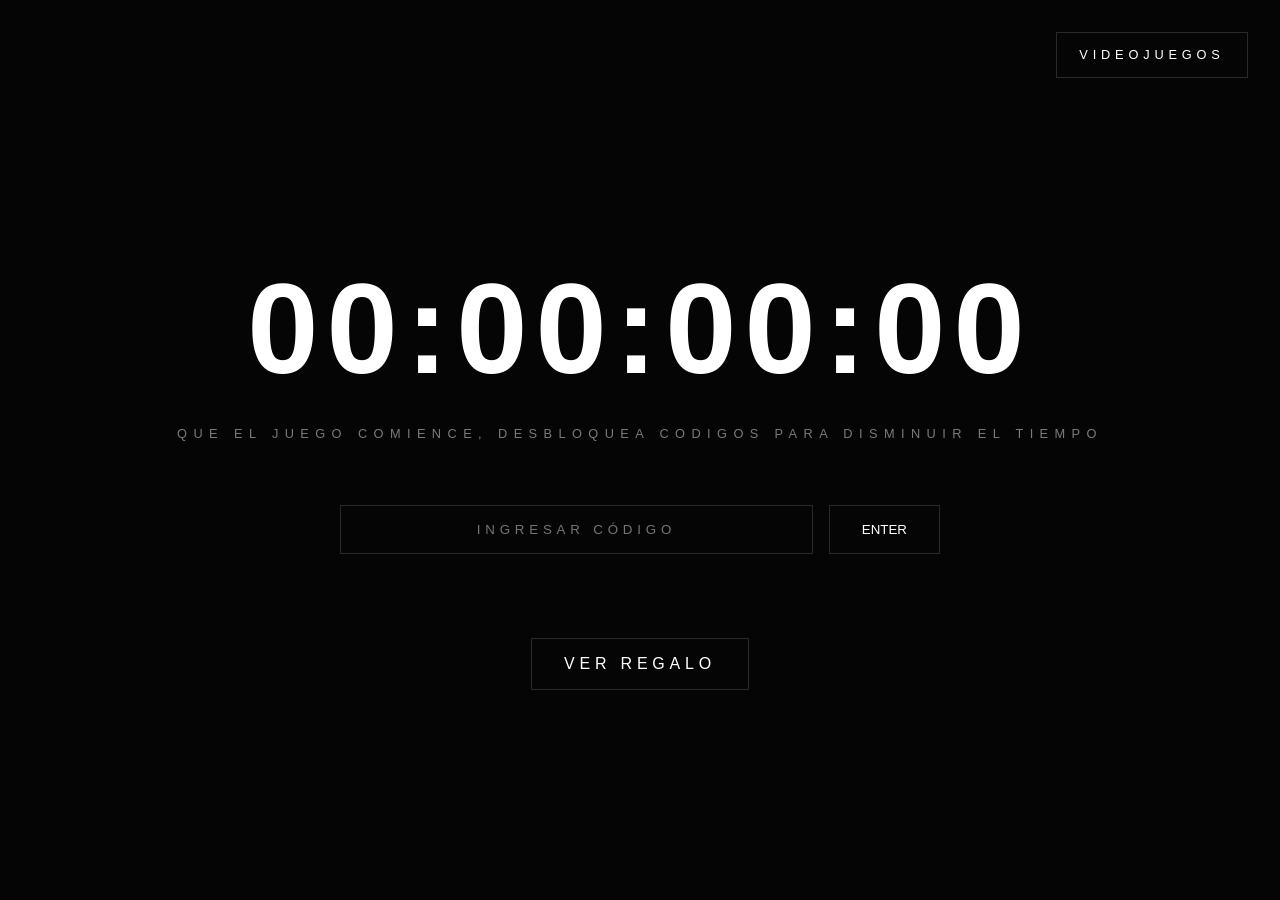
<file: index.html>
<!DOCTYPE html>
<html lang="es">

<head>
  <meta charset="UTF-8" />
  <meta name="viewport" content="width=device-width, initial-scale=1.0" />
  <title>Sorpresa</title>
  <link rel="stylesheet" href="style.css" />
</head>

<body>

  <main class="container">

    <!-- TOP BAR -->

    <div class="topbar">

      <a href="games.html" class="games-link">
        VIDEOJUEGOS
      </a>

    </div>

    <!-- CONTENT -->

    <section class="content">

      <h1 id="countdown" class="countdown">
        00:00:00:00
      </h1>

      <p class="subtitle">
        QUE EL JUEGO COMIENCE, DESBLOQUEA CODIGOS PARA DISMINUIR EL TIEMPO
      </p>

      <!-- INPUT -->

      <div class="code-container">

        <input
          type="text"
          id="codeInput"
          class="code-input"
          placeholder="INGRESAR CÓDIGO"
        />

        <button id="submitBtn" class="submit-btn">
          ENTER
        </button>

      </div>

      <p id="message" class="message"></p>


      <a
        href="regalo.html"
        id="giftBtn"
        class="gift-btn"
      >
        VER REGALO
      </a>
    </section>

  </main>

  <script src="script.js"></script>

</body>

</html>
</file>
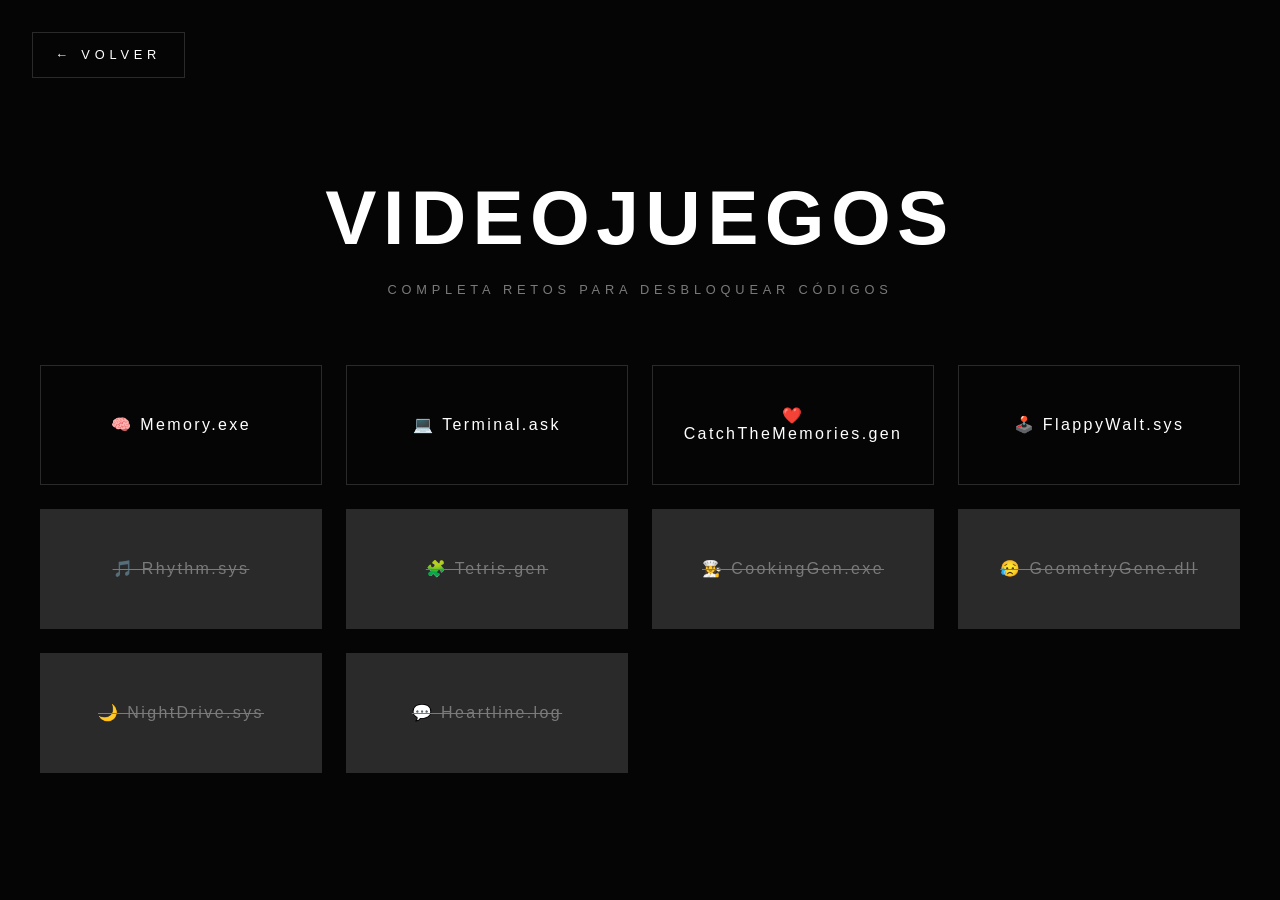
<file: games.html>
<!DOCTYPE html>
<html lang="es">

<head>
  <meta charset="UTF-8" />

  <meta
    name="viewport"
    content="width=device-width, initial-scale=1.0"
  />

  <title>Videojuegos</title>

  <link rel="stylesheet" href="games.css" />
</head>

<body>

  <main class="container">

    <!-- TOPBAR -->

    <div class="topbar">

      <!-- BACK -->

      <a href="index.html" class="back-link">
        ← VOLVER
      </a>

    </div>

    <!-- CONTENT -->

    <section class="content">

      <h1 class="title">
        VIDEOJUEGOS
      </h1>

      <p class="subtitle">
        COMPLETA RETOS PARA DESBLOQUEAR CÓDIGOS
      </p>

      <!-- GAMES -->

      <div class="games-grid">

        <a href="videogamespages/memory/memory.html" class="game-card">
          🧠 Memory.exe
        </a>

        <a href="videogamespages/terminal/terminal.html" class="game-card">
          💻 Terminal.ask
        </a>

        <a href="videogamespages/catchmemorys/catch.html" class="game-card">
          ❤️ CatchTheMemories.gen
        </a>

        <a href="videogamespages/flappy/flappy.html" class="game-card">
          🕹️ FlappyWalt.sys
        </a>

        <a href="" class="game-card-unavailable">
          🎵 Rhythm.sys
        </a>

        <a href="" class="game-card-unavailable">
          🧩 Tetris.gen
        </a>

        <a href="" class="game-card-unavailable">
          👩‍🍳 CookingGen.exe
        </a>

        <a href="" class="game-card-unavailable">
          😥 GeometryGene.dll
        </a>

        <a href="" class="game-card-unavailable">
          🌙 NightDrive.sys
        </a>

        <a href="" class="game-card-unavailable">
          💬 Heartline.log
        </a>

      </div>

    </section>

  </main>

</body>

</html>
</file>
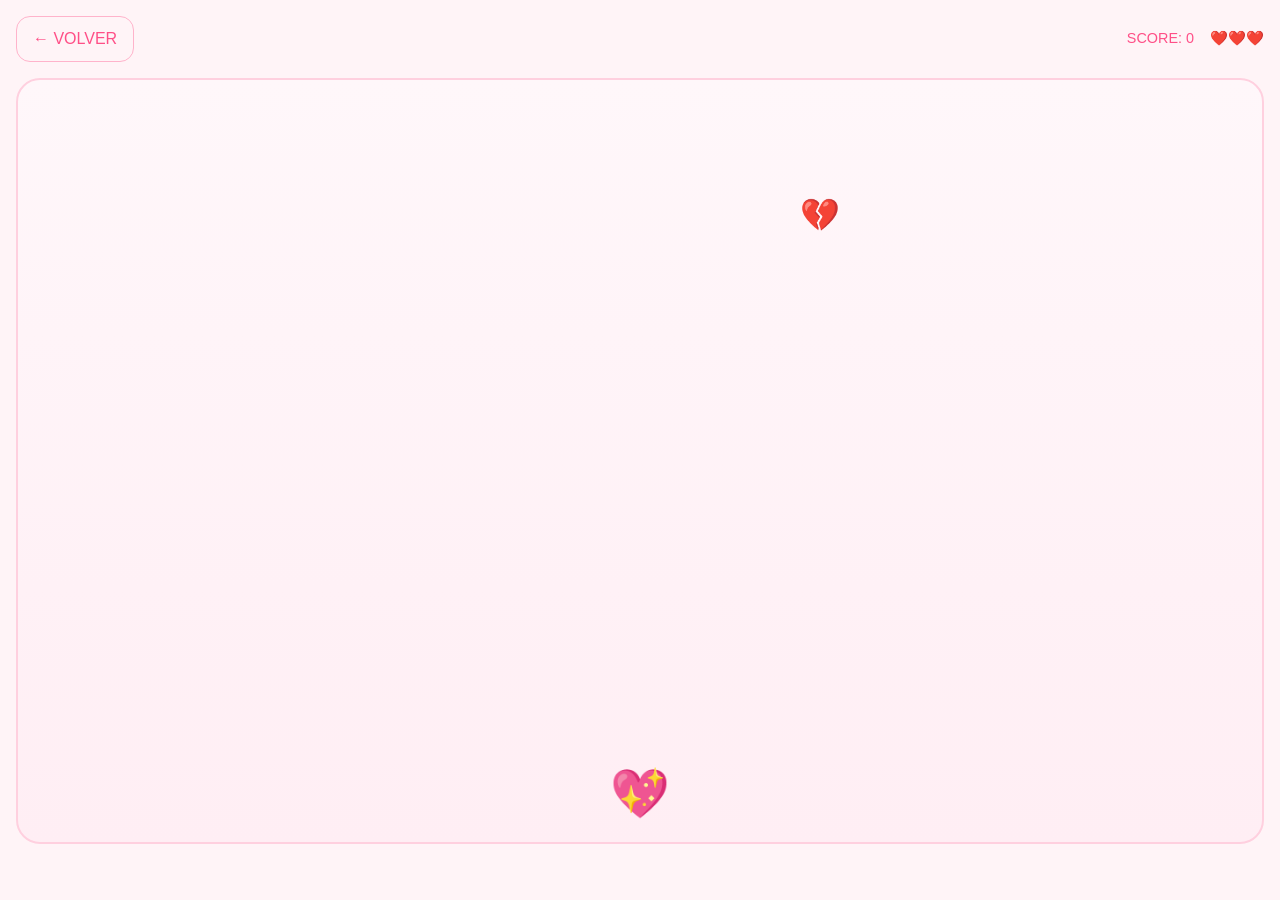
<file: videogamespages/catchmemorys/catch.html>
<!DOCTYPE html>
<html lang="es">

<head>
  <meta charset="UTF-8" />

  <meta
    name="viewport"
    content="width=device-width, initial-scale=1.0"
  />

  <title>CatchTheMemories.exe</title>

  <link rel="stylesheet" href="catch.css" />
</head>

<body>

  <main class="game-container">

    <!-- TOPBAR -->

    <div class="topbar">

      <a href="./../../games.html" class="back-link">
        ← VOLVER
      </a>

      <div class="stats">

        <span id="score">
          SCORE: 0
        </span>

        <span id="lives">
          ❤️❤️❤️
        </span>

      </div>

    </div>

    <!-- GAME -->

    <section id="gameArea" class="game-area">

      <!-- PLAYER -->

      <div id="player" class="player">
        💖
      </div>

    </section>

    <!-- MESSAGE -->

    <div id="message" class="message"></div>

  </main>

  <script src="catch.js"></script>

</body>

</html>
</file>
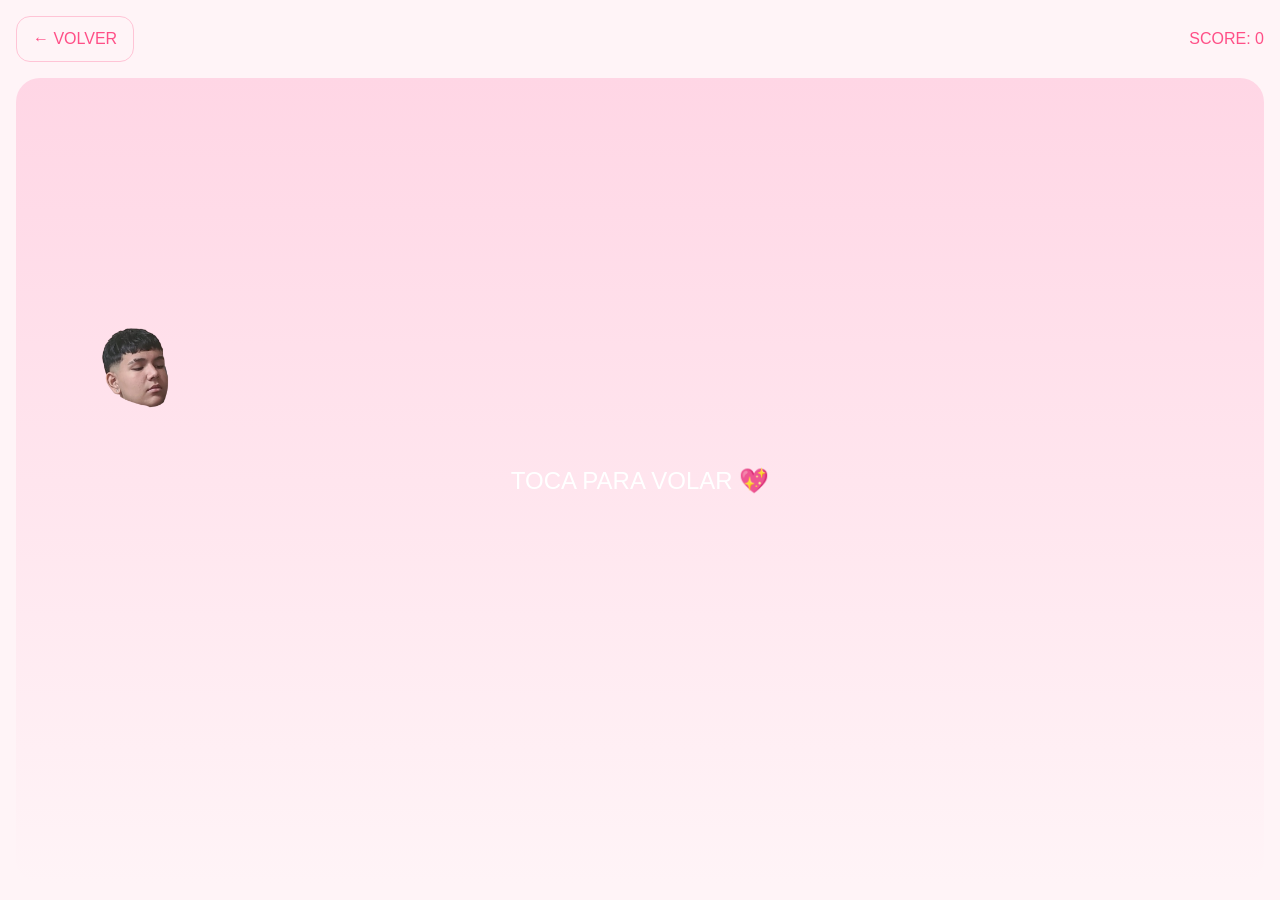
<file: videogamespages/flappy/flappy.html>
<!DOCTYPE html>
<html lang="es">

<head>
  <meta charset="UTF-8" />

  <meta
    name="viewport"
    content="width=device-width, initial-scale=1.0"
  />

  <title>FlappyWalt.sys</title>

  <link rel="stylesheet" href="flappy.css" />
</head>

<body>

  <main class="game-container">

    <!-- TOPBAR -->

    <div class="topbar">

      <a href="./../../games.html" class="back-link">
        ← VOLVER
      </a>

      <div class="score-box">
        SCORE:
        <span id="score">0</span>
      </div>

    </div>

    <!-- GAME -->

    <section id="gameArea" class="game-area">

      <!-- PLAYER -->

      <img
        id="player"
        class="player"
        src="walter.png"
        alt="Walt"
      />

      <!-- START -->

      <div id="startText" class="start-text">
        TOCA PARA VOLAR 💖
      </div>

    </section>

  </main>

  <script src="flappy.js"></script>

</body>

</html>
</file>
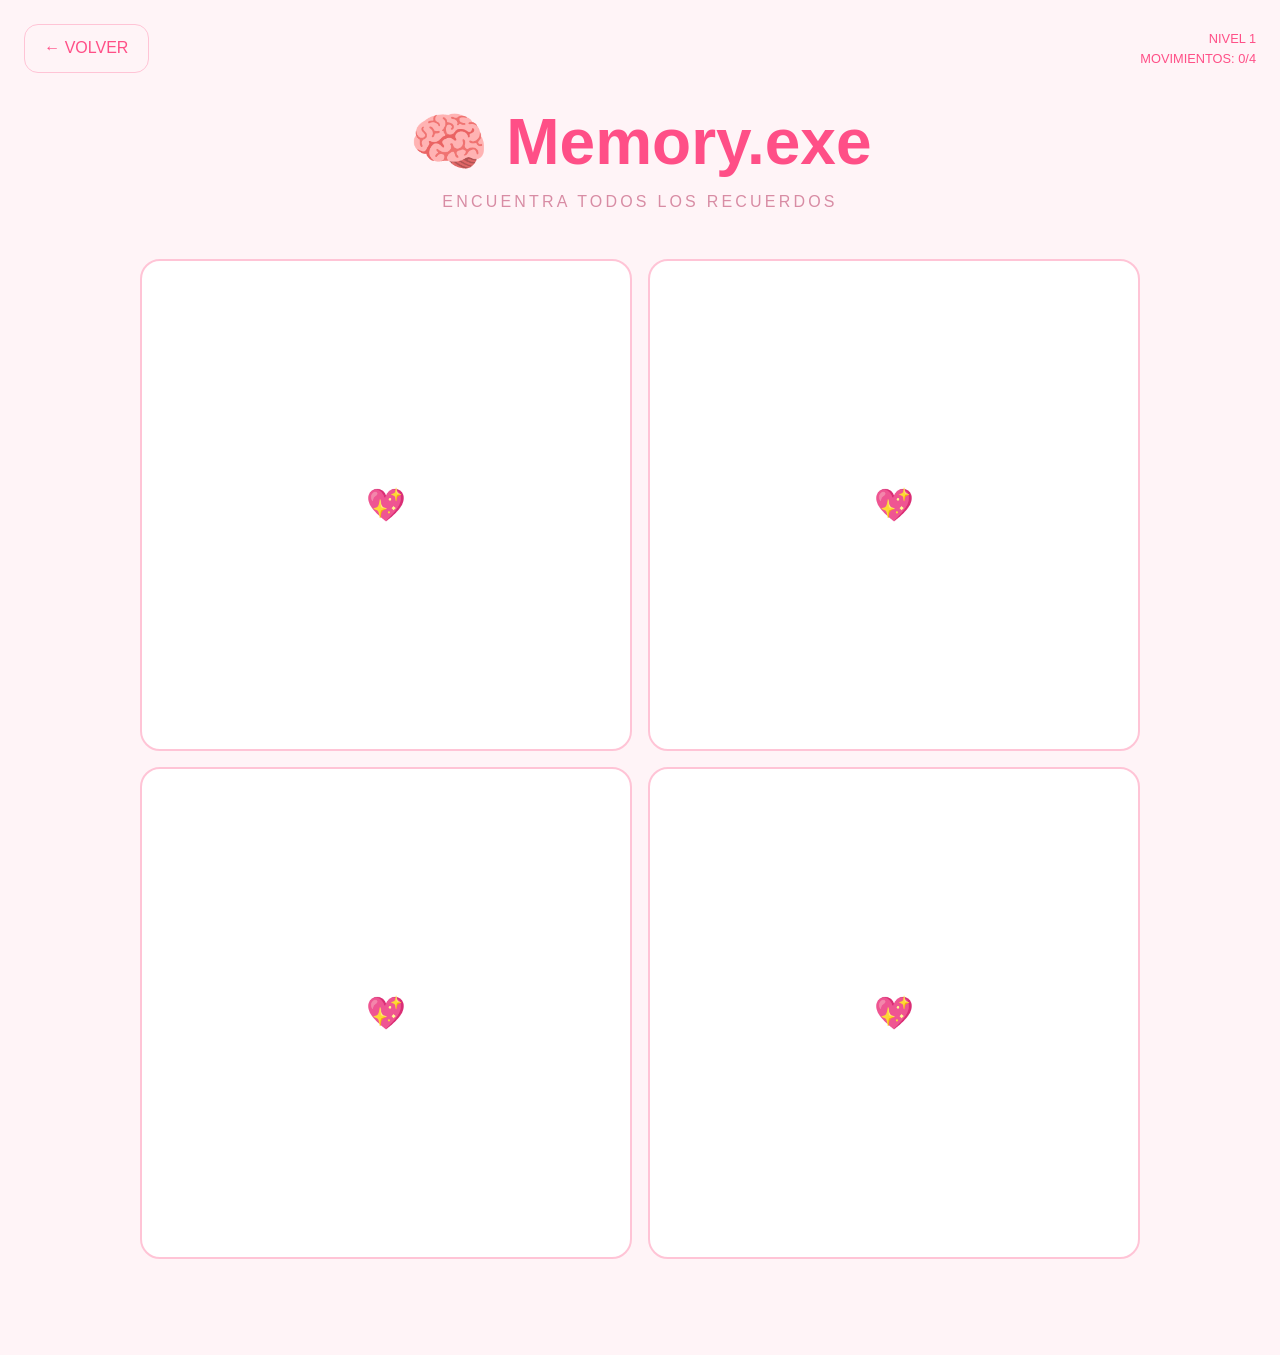
<file: videogamespages/memory/memory.html>
<!DOCTYPE html>
<html lang="es">

<head>
  <meta charset="UTF-8" />

  <meta
    name="viewport"
    content="width=device-width, initial-scale=1.0"
  />

  <title>Memory.exe</title>

  <link rel="stylesheet" href="memory.css" />
</head>

<body>

  <main class="container">

    <!-- TOPBAR -->

    <div class="topbar">

      <a href="./../../games.html" class="back-link">
        ← VOLVER
      </a>

      <div class="level-box">
        <span id="levelText">NIVEL 1</span>
        <span id="movesText">MOVIMIENTOS: 0</span>
      </div>

    </div>

    <!-- CONTENT -->

    <section class="content">

      <h1 class="title">
        🧠 Memory.exe
      </h1>

      <p class="subtitle">
        ENCUENTRA TODOS LOS RECUERDOS
      </p>

      <!-- GAME BOARD -->

      <div id="gameBoard" class="game-board"></div>

      <!-- MESSAGE -->

      <div id="message" class="message"></div>

    </section>

  </main>

  <!-- SOUNDS -->

  <audio id="flipSound" src="./assets/sounds/flip.mp3"></audio>
  <audio id="successSound" src="./assets/sounds/success.mp3"></audio>
  <audio id="failSound" src="./assets/sounds/fail.mp3"></audio>
  <audio id="winSound" src="./assets/sounds/win.mp3"></audio>

  <script src="memory.js"></script>

</body>

</html>
</file>
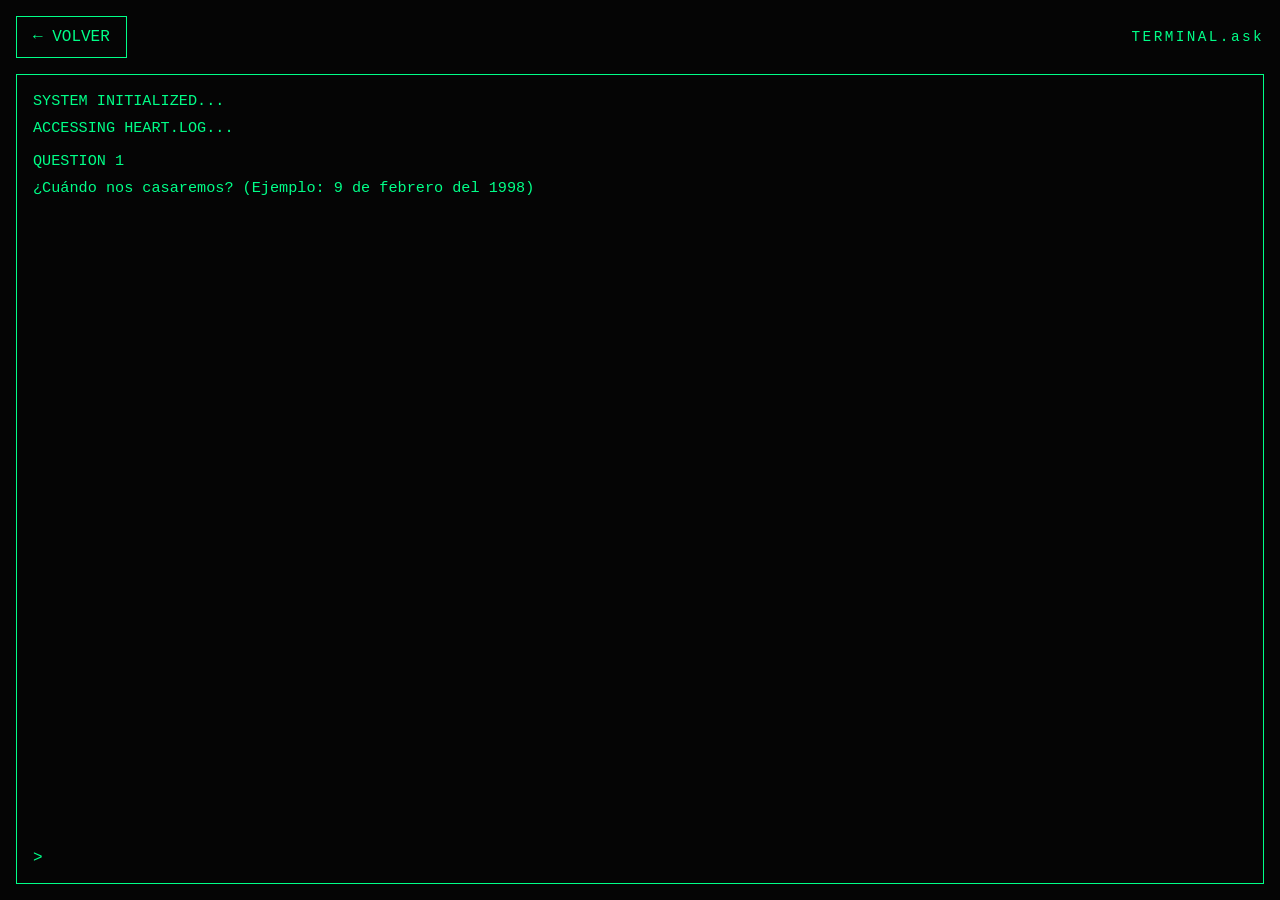
<file: videogamespages/terminal/terminal.html>
<!DOCTYPE html>
<html lang="es">

<head>
  <meta charset="UTF-8" />

  <meta
    name="viewport"
    content="width=device-width, initial-scale=1.0"
  />

  <title>Terminal.ask</title>

  <link rel="stylesheet" href="terminal.css" />
</head>

<body>

  <main class="terminal-container">

    <!-- TOP -->

    <div class="topbar">

      <a href="./../../games.html" class="back-link">
        ← VOLVER
      </a>

      <span class="system-text">
        TERMINAL.ask
      </span>

    </div>

    <!-- TERMINAL -->

    <section class="terminal">

      <div id="terminalOutput" class="terminal-output"></div>

      <div class="input-line">

        <span class="prompt">></span>

        <input
          type="text"
          id="terminalInput"
          autocomplete="off"
          autofocus
        />

      </div>

    </section>

  </main>

  <script src="terminal.js"></script>

</body>

</html>
</file>
<file: style.css>
* {
  margin: 0;
  padding: 0;
  box-sizing: border-box;
}

/* =========================
   ROOT
========================= */

:root {
  --bg: #050505;
  --text: #ffffff;
  --muted: #7a7a7a;
  --border: #2a2a2a;
  --accent: #ffffff;
}

/* =========================
   BODY
========================= */

body {
  background: var(--bg);
  color: var(--text);

  font-family: Arial, Helvetica, sans-serif;

  min-height: 100vh;
  overflow: hidden;
}

/* =========================
   CONTAINER
========================= */

.container {
  width: 100%;
  min-height: 100vh;

  display: flex;
  flex-direction: column;

  padding: 2rem;
}

/* =========================
   TOPBAR
========================= */

.topbar {
  width: 100%;

  display: flex;
  justify-content: flex-end;
}

/* =========================
   LINK
========================= */

.games-link {
  color: var(--text);

  text-decoration: none;

  border: 1px solid var(--border);

  padding: 0.9rem 1.4rem;

  font-size: 0.8rem;
  letter-spacing: 0.3rem;

  transition: 0.3s ease;
}

.games-link:hover {
  border-color: var(--accent);
  transform: translateY(-2px);
}

/* =========================
   CONTENT
========================= */

.content {
  flex: 1;

  display: flex;
  flex-direction: column;

  align-items: center;
  justify-content: center;

  text-align: center;
}

/* =========================
   COUNTDOWN
========================= */

.countdown {
  font-size: clamp(3rem, 10vw, 8rem);

  font-weight: bold;

  letter-spacing: 0.5rem;

  margin-bottom: 1.5rem;
}

/* =========================
   SUBTITLE
========================= */

.subtitle {
  color: var(--muted);

  letter-spacing: 0.4rem;

  font-size: 0.8rem;

  margin-bottom: 4rem;
}

/* =========================
   INPUT AREA
========================= */

.code-container {
  width: 100%;

  max-width: 600px;

  display: flex;
  gap: 1rem;
}

/* =========================
   INPUT
========================= */

.code-input {
  flex: 1;

  background: transparent;

  border: 1px solid var(--border);

  padding: 1rem;

  color: var(--text);

  outline: none;

  text-align: center;

  letter-spacing: 0.3rem;

  transition: 0.3s ease;
}

.code-input:focus {
  border-color: var(--accent);
}

/* =========================
   BUTTON
========================= */

.submit-btn {
  background: transparent;

  border: 1px solid var(--border);

  color: var(--text);

  padding: 1rem 2rem;

  cursor: pointer;

  transition: 0.3s ease;
}

.submit-btn:hover {
  border-color: var(--accent);
}

/* =========================
   MESSAGE
========================= */

.message {
  margin-top: 2rem;

  min-height: 20px;

  color: var(--muted);

  letter-spacing: 0.2rem;
}

/* =========================
   RESPONSIVE
========================= */

@media (max-width: 768px) {

  .container {
    padding: 1.5rem;
  }

  .countdown {
    letter-spacing: 0.2rem;
  }

  .subtitle {
    font-size: 0.7rem;
    line-height: 1.8;
  }

  .code-container {
    flex-direction: column;
  }

  .submit-btn {
    width: 100%;
  }

  .games-link {
    width: 100%;
    text-align: center;
  }
}


/* =========================
   GIFT BUTTON
========================= */

.gift-btn {
  display: none;

  margin-top: 2rem;

  text-decoration: none;

  color: var(--text);

  border: 1px solid var(--border);

  padding: 1rem 2rem;

  letter-spacing: 0.3rem;

  transition: 0.3s ease;
}

.gift-btn:hover {
  border-color: var(--accent);
  transform: translateY(-2px);
}
</file>
<file: games.css>
/* =========================
   RESET
========================= */

* {
  margin: 0;
  padding: 0;
  box-sizing: border-box;
}

/* =========================
   ROOT
========================= */

:root {
  --bg: #050505;
  --text: #ffffff;
  --muted: #7a7a7a;
  --border: #2a2a2a;
  --accent: #ffffff;
}

/* =========================
   BODY
========================= */

body {
  background: var(--bg);
  color: var(--text);

  font-family: Arial, Helvetica, sans-serif;

  min-height: 100vh;
}

/* =========================
   CONTAINER
========================= */

.container {
  width: 100%;
  min-height: 100vh;

  display: flex;
  flex-direction: column;

  padding: 2rem;
}

/* =========================
   TOPBAR
========================= */

.topbar {
  width: 100%;

  display: flex;
  justify-content: flex-start;
}

/* =========================
   BACK LINK
========================= */

.back-link {
  color: var(--text);

  text-decoration: none;

  border: 1px solid var(--border);

  padding: 0.9rem 1.4rem;

  font-size: 0.8rem;
  letter-spacing: 0.3rem;

  transition: 0.3s ease;
}

.back-link:hover {
  border-color: var(--accent);
  transform: translateY(-2px);
}

/* =========================
   CONTENT
========================= */

.content {
  flex: 1;

  display: flex;
  flex-direction: column;

  align-items: center;
  justify-content: center;

  text-align: center;

  width: 100%;
}

/* =========================
   TITLE
========================= */

.title {
  font-size: clamp(2.5rem, 6vw, 5rem);

  margin-bottom: 1rem;

  letter-spacing: 0.4rem;
}

/* =========================
   SUBTITLE
========================= */

.subtitle {
  color: var(--muted);

  letter-spacing: 0.3rem;

  font-size: 0.8rem;

  margin-bottom: 4rem;

  max-width: 700px;

  line-height: 1.8;
}

/* =========================
   GRID
========================= */

.games-grid {
  width: 100%;
  max-width: 1200px;

  display: grid;

  grid-template-columns:
    repeat(auto-fit, minmax(260px, 1fr));

  gap: 1.5rem;
}

/* =========================
   CARD
========================= */

.game-card {
  border: 1px solid var(--border);

  padding: 2rem;

  text-decoration: none;

  color: var(--text);

  font-size: 1rem;

  letter-spacing: 0.15rem;

  transition: 0.3s ease;

  display: flex;
  align-items: center;
  justify-content: center;

  text-align: center;

  min-height: 120px;
}

.game-card:hover {
  border-color: var(--accent);

  transform: translateY(-4px);
}
.game-card-unavailable {
  border: 1px solid var(--border);

  padding: 2rem;

  color: var(--muted);
  background: var(--border);

  font-size: 1rem;

  letter-spacing: 0.15rem;

  display: flex;
  align-items: center;
  justify-content: center;

  text-align: center;

  min-height: 120px;
  text-decoration: line-through;
}
.game-card-unavailable:hover {
  border-color: var(--border);

  transform: none;
}
/* =========================
   TABLET
========================= */

@media (max-width: 1024px) {

  .games-grid {
    grid-template-columns:
      repeat(2, 1fr);
  }

  .title {
    letter-spacing: 0.25rem;
  }
}

/* =========================
   MOBILE
========================= */

@media (max-width: 768px) {

  .container {
    padding: 1.2rem;
  }

  .topbar {
    margin-bottom: 2rem;
  }

  .back-link {
    width: 100%;

    text-align: center;

    padding: 1rem;
  }

  .content {
    justify-content: flex-start;
  }

  .title {
    font-size: 2rem;

    letter-spacing: 0.15rem;

    margin-bottom: 1rem;
  }

  .subtitle {
    font-size: 0.7rem;

    letter-spacing: 0.2rem;

    margin-bottom: 2.5rem;

    line-height: 1.7;

    padding: 0 0.5rem;
  }

  .games-grid {
    grid-template-columns: 1fr;

    gap: 1rem;
  }

  .game-card {
    min-height: 90px;

    font-size: 0.9rem;

    padding: 1.2rem;

    letter-spacing: 0.1rem;
  }

  .game-card:hover {
    transform: none;
  }

.game-card-unavailable {
    min-height: 90px;

    font-size: 0.9rem;

    padding: 1.2rem;

    letter-spacing: 0.1rem;
  }

  .game-card-unavailable:hover {
    transform: none;
  }
}


/* =========================
   SMALL MOBILE
========================= */

@media (max-width: 480px) {

  .container {
    padding: 1rem;
  }

  .title {
    font-size: 1.7rem;
  }

  .subtitle {
    font-size: 0.65rem;
  }

  .game-card {
    min-height: 80px;

    font-size: 0.8rem;

    padding: 1rem;
  }
  .game-card-unavailable {
    min-height: 80px;

    font-size: 0.8rem;

    padding: 1rem;
  }
}
</file>
<file: videogamespages/catchmemorys/catch.css>
/* =========================
   RESET
========================= */

* {
  margin: 0;
  padding: 0;
  box-sizing: border-box;
}

/* =========================
   BODY
========================= */

body {
  background: #fff4f7;

  font-family: Arial, Helvetica, sans-serif;

  overflow: hidden;

  color: #ff4f87;
}

/* =========================
   CONTAINER
========================= */

.game-container {
  width: 100%;
  height: 100vh;

  padding: 1rem;

  display: flex;
  flex-direction: column;
}

/* =========================
   TOPBAR
========================= */

.topbar {
  display: flex;
  justify-content: space-between;
  align-items: center;

  margin-bottom: 1rem;

  gap: 1rem;
}

/* =========================
   BACK
========================= */

.back-link {
  text-decoration: none;

  color: #ff4f87;

  border: 1px solid #ffb3cb;

  padding: 0.8rem 1rem;

  border-radius: 14px;

  transition: 0.3s ease;
}

.back-link:hover {
  background: #ff77a8;
  color: white;
}

/* =========================
   STATS
========================= */

.stats {
  display: flex;
  gap: 1rem;

  font-size: 0.9rem;
}

/* =========================
   GAME AREA
========================= */

.game-area {
  position: relative;

  flex: 1;

  border: 2px solid #ffd0df;

  border-radius: 24px;

  overflow: hidden;

  background:
    linear-gradient(
      to bottom,
      #fff7fa,
      #ffeef4
    );
}

/* =========================
   PLAYER
========================= */

.player {
  position: absolute;

  bottom: 20px;
  left: 50%;

  transform: translateX(-50%);

  font-size: 3rem;

  user-select: none;

  transition: 0.05s linear;
}

/* =========================
   ITEMS
========================= */

.item {
  position: absolute;

  font-size: 2rem;

  user-select: none;

  pointer-events: none;
}

/* =========================
   MESSAGE
========================= */

.message {
  min-height: 40px;

  display: flex;
  align-items: center;
  justify-content: center;

  text-align: center;

  padding-top: 1rem;

  font-size: 1rem;
}

/* =========================
   FINAL SCREEN
========================= */

.final-screen {
  position: fixed;

  inset: 0;

  background: rgba(255,255,255,0.95);

  display: flex;
  flex-direction: column;

  align-items: center;
  justify-content: center;

  text-align: center;

  padding: 2rem;

  z-index: 100;
}

.final-screen h2 {
  font-size: 2rem;

  margin-bottom: 1rem;
}

.final-screen p {
  margin-bottom: 2rem;

  color: #d88ca4;
}

.code {
  border: 2px solid #ffc4d6;

  padding: 1rem 2rem;

  border-radius: 20px;

  background: white;

  word-break: break-word;
}

/* =========================
   RESPONSIVE
========================= */

@media (max-width: 768px) {

  .topbar {
    flex-direction: column;
    align-items: stretch;
  }

  .back-link {
    text-align: center;
  }

  .stats {
    justify-content: center;
  }

  .player {
    font-size: 2.5rem;
  }

  .item {
    font-size: 1.8rem;
  }
}
</file>
<file: videogamespages/flappy/flappy.css>
/* =========================
   RESET
========================= */

* {
  margin: 0;
  padding: 0;
  box-sizing: border-box;
}

/* =========================
   BODY
========================= */

body {
  background: #fff4f7;

  font-family: Arial, Helvetica, sans-serif;

  overflow: hidden;

  color: #ff4f87;
}

/* =========================
   CONTAINER
========================= */

.game-container {
  width: 100%;
  height: 100vh;

  padding: 1rem;

  display: flex;
  flex-direction: column;
}

/* =========================
   TOPBAR
========================= */

.topbar {
  display: flex;
  justify-content: space-between;
  align-items: center;

  margin-bottom: 1rem;

  gap: 1rem;
}

/* =========================
   BACK
========================= */

.back-link {
  text-decoration: none;

  color: #ff4f87;

  border: 1px solid #ffc4d6;

  padding: 0.8rem 1rem;

  border-radius: 14px;

  transition: 0.3s ease;
}

.back-link:hover {
  background: #ff77a8;
  color: white;
}

/* =========================
   SCORE
========================= */

.score-box {
  font-size: 1rem;
}

/* =========================
   GAME
========================= */

.game-area {
  position: relative;

  flex: 1;

  overflow: hidden;

  border-radius: 24px;

  background:
    linear-gradient(
      to bottom,
      #ffd6e5,
      #fff4f7
    );
}

/* =========================
   PLAYER
========================= */

.player {
  position: absolute;

  width: 80px;
  height: 80px;

  object-fit: contain;

  left: 80px;
  top: 250px;

  user-select: none;

  pointer-events: none;
}

/* =========================
   PIPE
========================= */

.pipe {
  position: absolute;

  width: 80px;

  background: #ff77a8;

  border-radius: 20px;
}

/* =========================
   START TEXT
========================= */

.start-text {
  position: absolute;

  inset: 0;

  display: flex;
  align-items: center;
  justify-content: center;

  font-size: 1.5rem;

  color: white;

  text-align: center;

  padding: 2rem;

  pointer-events: none;
}

/* =========================
   FINAL
========================= */

.final-screen {
  position: fixed;

  inset: 0;

  background: rgba(255,255,255,0.95);

  display: flex;
  flex-direction: column;

  align-items: center;
  justify-content: center;

  text-align: center;

  padding: 2rem;

  z-index: 100;
}

.final-screen h2 {
  font-size: 2rem;

  margin-bottom: 1rem;
}

.final-screen p {
  margin-bottom: 2rem;

  color: #d88ca4;
}

.code {
  border: 2px solid #ffc4d6;

  padding: 1rem 2rem;

  border-radius: 20px;

  background: white;

  word-break: break-word;
}

/* =========================
   RESPONSIVE
========================= */

@media (max-width: 768px) {

  .topbar {
    flex-direction: column;
    align-items: stretch;
  }

  .back-link {
    text-align: center;
  }

  .score-box {
    text-align: center;
  }

  .player {
    width: 65px;
    height: 65px;

    left: 50px;
  }

  .pipe {
    width: 65px;
  }

  .start-text {
    font-size: 1.1rem;
  }
}
</file>
<file: videogamespages/memory/memory.css>
/* =========================
   RESET
========================= */

* {
  margin: 0;
  padding: 0;
  box-sizing: border-box;
}

/* =========================
   ROOT
========================= */

:root {
  --bg: #fff4f7;
  --card: #ffffff;
  --text: #ff4f87;
  --muted: #d88ca4;
  --border: #ffc4d6;
  --accent: #ff77a8;
}

/* =========================
   BODY
========================= */

body {
  background: var(--bg);

  font-family: Arial, Helvetica, sans-serif;

  min-height: 100vh;

  color: var(--text);
}

/* =========================
   CONTAINER
========================= */

.container {
  width: 100%;
  min-height: 100vh;

  padding: 1.5rem;

  display: flex;
  flex-direction: column;
}

/* =========================
   TOPBAR
========================= */

.topbar {
  width: 100%;

  display: flex;
  justify-content: space-between;
  align-items: center;

  gap: 1rem;

  margin-bottom: 2rem;
}

/* =========================
   BACK LINK
========================= */

.back-link {
  text-decoration: none;

  color: var(--text);

  border: 1px solid var(--border);

  padding: 0.9rem 1.2rem;

  border-radius: 14px;

  transition: 0.3s ease;
}

.back-link:hover {
  background: var(--accent);
  color: white;
}

/* =========================
   LEVEL BOX
========================= */

.level-box {
  display: flex;
  flex-direction: column;

  align-items: flex-end;

  gap: 0.3rem;

  font-size: 0.8rem;
}

/* =========================
   CONTENT
========================= */

.content {
  flex: 1;

  display: flex;
  flex-direction: column;

  align-items: center;
}

/* =========================
   TITLE
========================= */

.title {
  font-size: clamp(2rem, 5vw, 4rem);

  margin-bottom: 0.8rem;
}

/* =========================
   SUBTITLE
========================= */

.subtitle {
  color: var(--muted);

  margin-bottom: 3rem;

  letter-spacing: 0.2rem;

  text-align: center;
}

/* =========================
   BOARD
========================= */

.game-board {
  width: 100%;
  max-width: 1000px;

  display: grid;

  gap: 1rem;
}

/* =========================
   CARD
========================= */

.card {
  position: relative;

  aspect-ratio: 1 / 1;

  cursor: pointer;

  transform-style: preserve-3d;

  transition: transform 0.6s;

  border-radius: 20px;
}

/* =========================
   FLIP
========================= */

.card.flipped {
  transform: rotateY(180deg);
}

/* =========================
   FACE
========================= */

.face {
  position: absolute;

  inset: 0;

  width: 100%;
  height: 100%;

  border-radius: 20px;

  overflow: hidden;

  backface-visibility: hidden;
  -webkit-backface-visibility: hidden;

  display: flex;
  align-items: center;
  justify-content: center;
}

/* =========================
   FRONT
========================= */

.front {
  background: white;

  border: 2px solid var(--border);

  font-size: 2rem;

  transform: rotateY(0deg);
}

/* =========================
   BACK
========================= */

.back {
  transform: rotateY(180deg);
}

/* =========================
   IMAGES
========================= */

.front img,
.back img {
  width: 100%;
  height: 100%;

  object-fit: cover;

  display: block;
}

/* =========================
   MESSAGE
========================= */

.message {
  margin-top: 2rem;

  min-height: 40px;

  text-align: center;

  font-size: 1rem;
}

/* =========================
   FINAL SCREEN
========================= */

.final-screen {
  position: fixed;

  inset: 0;

  background: rgba(255, 255, 255, 0.95);

  display: flex;
  flex-direction: column;

  align-items: center;
  justify-content: center;

  text-align: center;

  padding: 2rem;

  z-index: 100;
}

.final-screen h2 {
  font-size: 2rem;

  margin-bottom: 1rem;
}

.final-screen p {
  margin-bottom: 2rem;

  color: var(--muted);
}

.code {
  background: white;

  border: 2px solid var(--border);

  padding: 1rem 2rem;

  border-radius: 20px;

  font-size: 1rem;

  word-break: break-word;
}

/* =========================
   RESPONSIVE
========================= */

@media (max-width: 768px) {

  .container {
    padding: 1rem;
  }

  .topbar {
    flex-direction: column;

    align-items: stretch;
  }

  .back-link {
    text-align: center;
  }

  .level-box {
    align-items: center;
  }

  .subtitle {
    font-size: 0.8rem;

    line-height: 1.8;
  }

  .game-board {
    gap: 0.7rem;
  }
}
</file>
<file: videogamespages/terminal/terminal.css>
/* =========================
   RESET
========================= */

* {
  margin: 0;
  padding: 0;
  box-sizing: border-box;
}

/* =========================
   BODY
========================= */

body {
  background: #050505;

  color: #00ff88;

  font-family: "Courier New", monospace;

  min-height: 100vh;
}

/* =========================
   CONTAINER
========================= */

.terminal-container {
  width: 100%;
  height: 100vh;

  padding: 1rem;

  display: flex;
  flex-direction: column;
}

/* =========================
   TOPBAR
========================= */

.topbar {
  display: flex;
  justify-content: space-between;
  align-items: center;

  margin-bottom: 1rem;

  gap: 1rem;

  flex-shrink: 0;
}

/* =========================
   BACK
========================= */

.back-link {
  text-decoration: none;

  color: #00ff88;

  border: 1px solid #00ff88;

  padding: 0.7rem 1rem;

  transition: 0.3s ease;
}

.back-link:hover {
  background: #00ff88;
  color: black;
}

/* =========================
   SYSTEM
========================= */

.system-text {
  letter-spacing: 0.15rem;

  font-size: 0.9rem;
}

/* =========================
   TERMINAL
========================= */

.terminal {
  flex: 1;

  border: 1px solid #00ff88;

  padding: 1rem;

  overflow-y: auto;

  display: flex;
  flex-direction: column;

  min-height: 0;
}

/* =========================
   OUTPUT
========================= */

.terminal-output {
  display: flex;
  flex-direction: column;

  gap: 0.35rem;

  white-space: pre-wrap;

  flex: 1;
}

/* =========================
   LINE
========================= */

.line {
  line-height: 1.4;

  word-break: break-word;

  font-size: 0.95rem;
}

/* =========================
   INPUT
========================= */

.input-line {
  display: flex;
  align-items: center;

  gap: 0.5rem;

  margin-top: 1rem;

  flex-shrink: 0;
}

.prompt {
  color: #00ff88;
}

/* =========================
   INPUT FIELD
========================= */

#terminalInput {
  flex: 1;

  background: transparent;

  border: none;

  outline: none;

  color: #00ff88;

  font-family: inherit;

  font-size: 1rem;
}

/* =========================
   SUCCESS
========================= */

.success {
  color: #ffffff;
}

/* =========================
   ERROR
========================= */

.error {
  color: #ff4f4f;
}

/* =========================
   FINAL
========================= */

.final {
  margin-top: 1rem;

  border-top: 1px solid #00ff88;

  padding-top: 1rem;
}

/* =========================
   CODE
========================= */

.code {
  margin-top: 0.7rem;

  color: white;

  word-break: break-word;

  line-height: 1.5;
}

/* =========================
   SCROLLBAR
========================= */

.terminal::-webkit-scrollbar {
  width: 8px;
}

.terminal::-webkit-scrollbar-thumb {
  background: #00ff88;
}

.terminal::-webkit-scrollbar-track {
  background: transparent;
}

/* =========================
   RESPONSIVE
========================= */

@media (max-width: 768px) {

  .terminal-container {
    padding: 0.7rem;
  }

  .topbar {
    flex-direction: column;
    align-items: stretch;

    margin-bottom: 0.7rem;
  }

  .back-link {
    text-align: center;
  }

  .system-text {
    text-align: center;

    font-size: 0.8rem;
  }

  .terminal {
    padding: 0.8rem;
  }

  .line {
    font-size: 0.85rem;

    line-height: 1.5;
  }

  #terminalInput {
    font-size: 0.9rem;
  }
}
</file>
